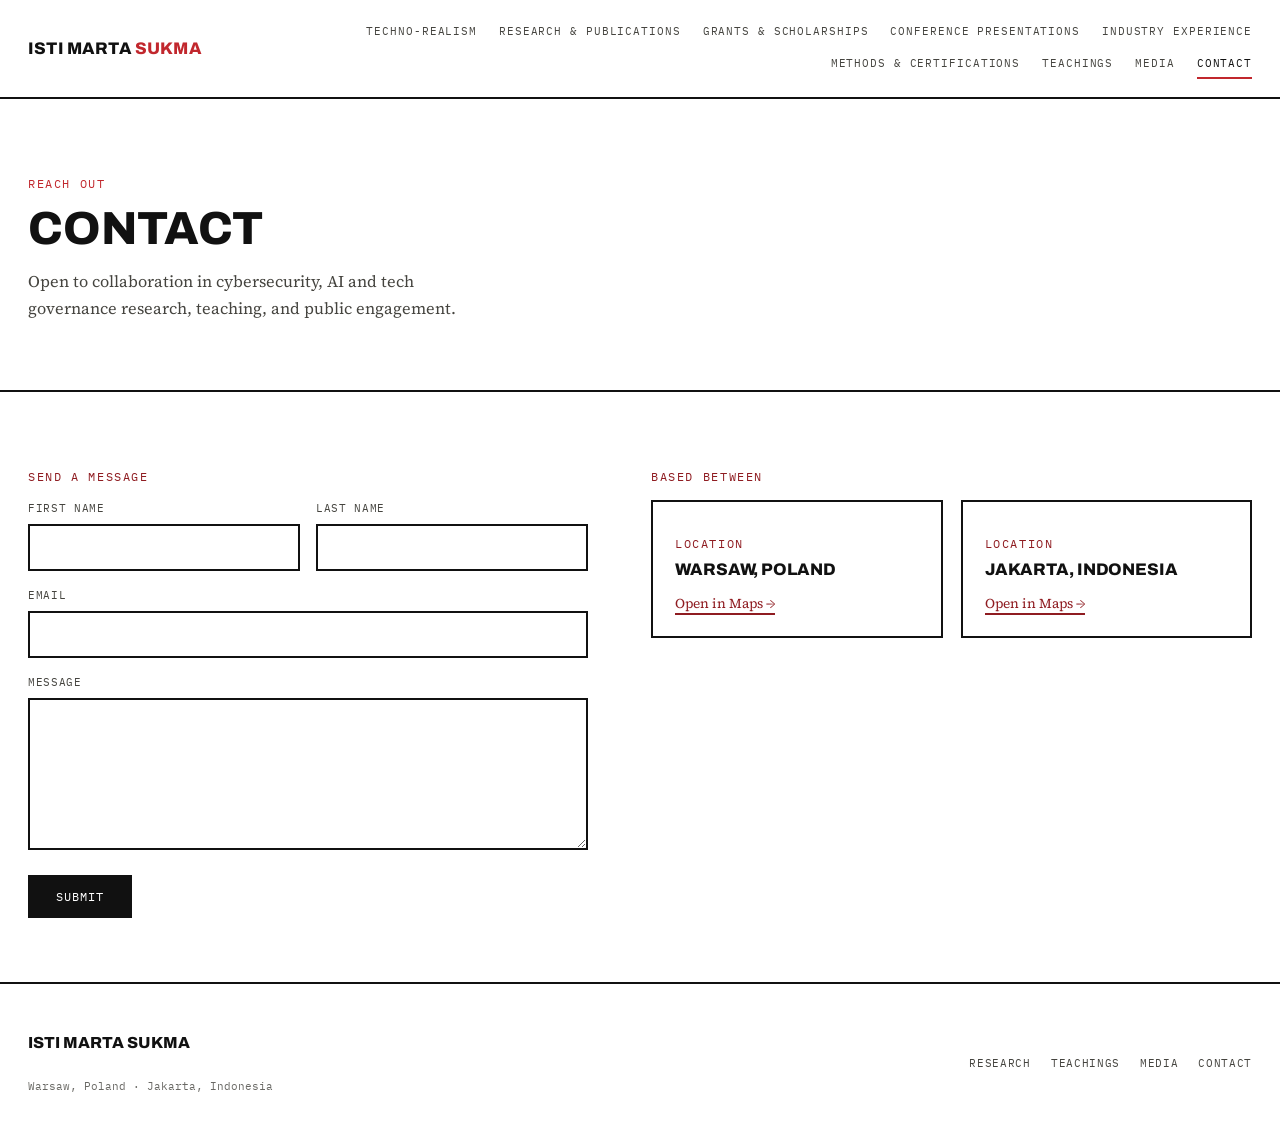
<file: contact.html>
<!DOCTYPE html>
<html lang="en">
<head>
<meta charset="UTF-8">
<meta name="viewport" content="width=device-width, initial-scale=1">
<title>Contact — Isti Marta Sukma</title>
<meta name="description" content="Get in touch with Isti Marta Sukma, based between Warsaw, Poland and Jakarta, Indonesia.">
<meta name="keywords" content="contact, get in touch, collaboration">
<meta name="robots" content="index, follow">
<meta name="author" content="Isti Marta Sukma">
<link rel="canonical" href="https://istimartasukma.com/contact.html">

<meta property="og:type" content="website">
<meta property="og:title" content="Contact — Isti Marta Sukma">
<meta property="og:description" content="Get in touch with Isti Marta Sukma, based between Warsaw, Poland and Jakarta, Indonesia.">
<meta property="og:url" content="https://istimartasukma.com/contact.html">
<meta property="og:site_name" content="Isti Marta Sukma">
<meta property="og:image" content="https://istimartasukmacom.wordpress.com/wp-content/uploads/2025/06/img_1697-edited.jpg">
<meta property="og:locale" content="en_US">

<meta name="twitter:card" content="summary_large_image">
<meta name="twitter:title" content="Contact — Isti Marta Sukma">
<meta name="twitter:description" content="Get in touch with Isti Marta Sukma, based between Warsaw, Poland and Jakarta, Indonesia.">
<meta name="twitter:image" content="https://istimartasukmacom.wordpress.com/wp-content/uploads/2025/06/img_1697-edited.jpg">
<link rel="stylesheet" href="assets/style.css">
</head>
<body>

<header class="site-header">
  <div class="header-inner">
    <a class="brand" href="index.html">Isti Marta <span>Sukma</span></a>
    <button class="nav-toggle" aria-expanded="false" aria-label="Toggle navigation">Menu</button>
    <nav class="main-nav">
      <a href="techno-realism.html">Techno-Realism</a>
      <a href="research.html">Research &amp; Publications</a>
      <a href="grants.html">Grants &amp; Scholarships</a>
      <a href="conferences.html">Conference Presentations</a>
      <a href="industry.html">Industry Experience</a>
      <a href="methods.html">Methods &amp; Certifications</a>
      <a href="teachings.html">Teachings</a>
      <a href="media.html">Media</a>
      <a href="contact.html">Contact</a>
    </nav>
  </div>
</header>

<section class="page-hero">
  <div class="wrap">
    <p class="eyebrow on-dark">Reach out</p>
    <h1>Contact</h1>
    <p class="dek">Open to collaboration in cybersecurity, AI and tech governance research, teaching, and public engagement.</p>
  </div>
</section>

<section>
  <div class="wrap">
    <div class="grid cols-2" style="align-items:start;">
      <div>
        <p class="eyebrow" style="margin-bottom:14px;">Send a message</p>
        <form class="contact-form" id="contact-form">
          <div class="row-2">
            <div>
              <label for="fname">First name</label>
              <input type="text" id="fname" name="fname" required>
            </div>
            <div>
              <label for="lname">Last name</label>
              <input type="text" id="lname" name="lname" required>
            </div>
          </div>
          <div>
            <label for="email">Email</label>
            <input type="email" id="email" name="email" required>
          </div>
          <div>
            <label for="message">Message</label>
            <textarea id="message" name="message" rows="6"></textarea>
          </div>
          <button type="submit">Submit</button>
          <p id="form-note" style="font-family:'JetBrains Mono', monospace; font-size:0.72rem; color:var(--text-dark-dim); display:none;">Thank you for your response. ✨</p>
        </form>
      </div>

      <div>
        <p class="eyebrow" style="margin-bottom:14px;">Based between</p>
        <div class="locations">
          <div class="location-card">
            <p class="eyebrow">Location</p>
            <h3 style="font-size:1.05rem; margin-bottom:8px;">Warsaw, Poland</h3>
            <a href="https://www.google.com/maps/search/?api=1&amp;query=52.2434271,21.0017975">Open in Maps →</a>
          </div>
          <div class="location-card">
            <p class="eyebrow">Location</p>
            <h3 style="font-size:1.05rem; margin-bottom:8px;">Jakarta, Indonesia</h3>
            <a href="https://www.google.com/maps/search/?api=1&amp;query=-6.2129222,106.8487229">Open in Maps →</a>
          </div>
        </div>
      </div>
    </div>
  </div>
</section>

<footer>
  <div class="wrap">
    <div>
      <div class="foot-brand">Isti Marta Sukma</div>
      <div class="foot-meta">Warsaw, Poland · Jakarta, Indonesia</div>
    </div>
    <nav class="foot-links">
      <a href="research.html">Research</a>
      <a href="teachings.html">Teachings</a>
      <a href="media.html">Media</a>
      <a href="contact.html">Contact</a>
    </nav>
  </div>
</footer>

<script src="assets/script.js"></script>
<script>
  // This form has no backend by default. Hook it up to a form service
  // (e.g. Formspree, Getform, Basin) by setting the form's action/method,
  // or replace this handler with a fetch() call to your endpoint.
  document.getElementById('contact-form').addEventListener('submit', function(e){
    e.preventDefault();
    document.getElementById('form-note').style.display = 'block';
    this.reset();
  });
</script>
</body>
</html>
</file>
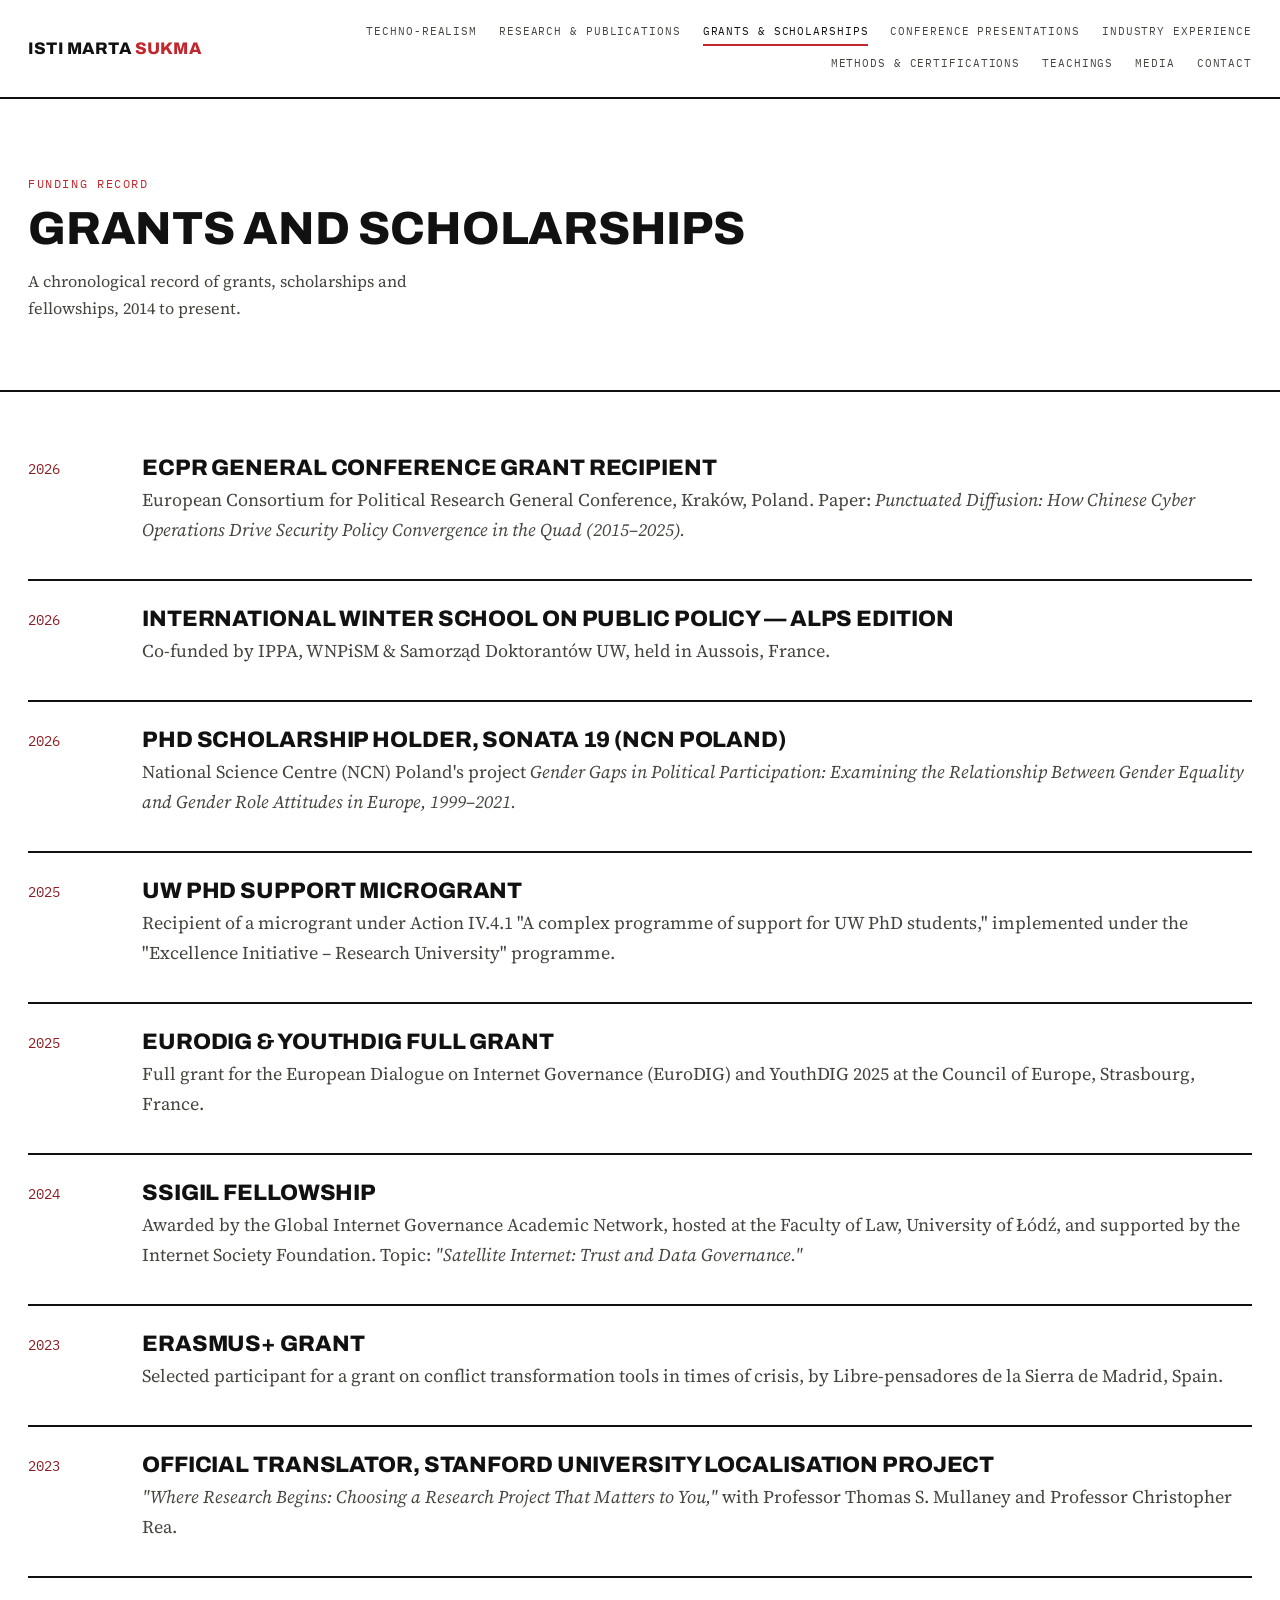
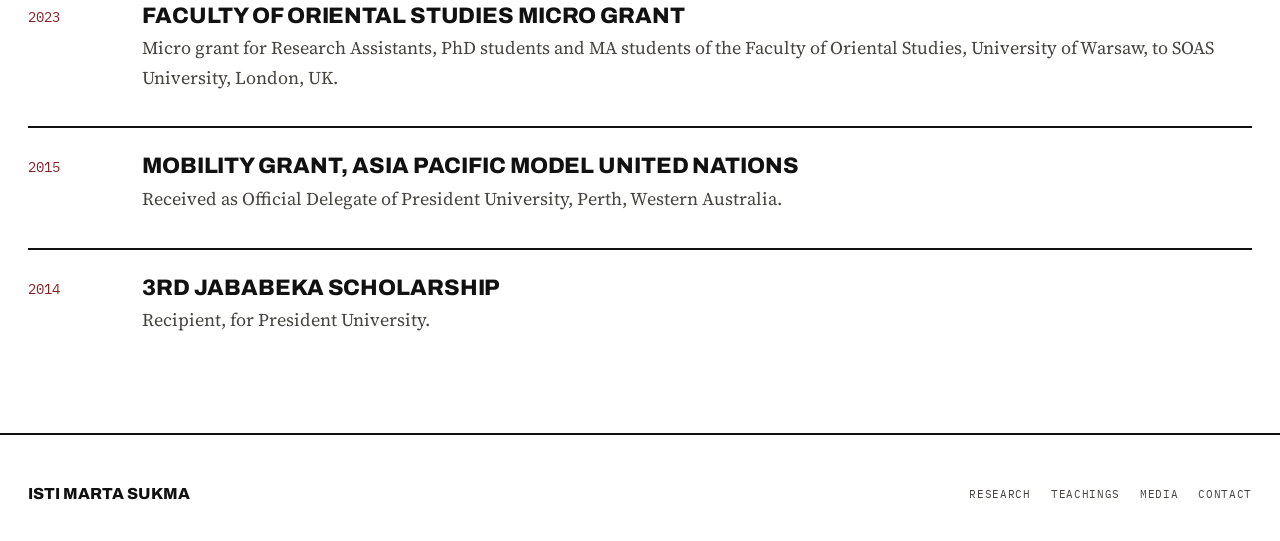
<file: grants.html>
<!DOCTYPE html>
<html lang="en">
<head>
<meta charset="UTF-8">
<meta name="viewport" content="width=device-width, initial-scale=1">
<title>Grants and Scholarships — Isti Marta Sukma</title>
<meta name="description" content="Grants, scholarships and fellowships awarded to Isti Marta Sukma, from ECPR and NCN Poland to SSIGIL and Stanford University.">
<meta name="keywords" content="grants, fellowships, scholarships, academic funding">
<meta name="robots" content="index, follow">
<meta name="author" content="Isti Marta Sukma">
<link rel="canonical" href="https://istimartasukma.com/grants.html">

<meta property="og:type" content="website">
<meta property="og:title" content="Grants and Scholarships — Isti Marta Sukma">
<meta property="og:description" content="Grants, scholarships and fellowships awarded to Isti Marta Sukma, from ECPR and NCN Poland to SSIGIL and Stanford University.">
<meta property="og:url" content="https://istimartasukma.com/grants.html">
<meta property="og:site_name" content="Isti Marta Sukma">
<meta property="og:image" content="https://istimartasukmacom.wordpress.com/wp-content/uploads/2025/06/img_1697-edited.jpg">
<meta property="og:locale" content="en_US">

<meta name="twitter:card" content="summary_large_image">
<meta name="twitter:title" content="Grants and Scholarships — Isti Marta Sukma">
<meta name="twitter:description" content="Grants, scholarships and fellowships awarded to Isti Marta Sukma, from ECPR and NCN Poland to SSIGIL and Stanford University.">
<meta name="twitter:image" content="https://istimartasukmacom.wordpress.com/wp-content/uploads/2025/06/img_1697-edited.jpg">
<link rel="stylesheet" href="assets/style.css">
</head>
<body>

<header class="site-header">
  <div class="header-inner">
    <a class="brand" href="index.html">Isti Marta <span>Sukma</span></a>
    <button class="nav-toggle" aria-expanded="false" aria-label="Toggle navigation">Menu</button>
    <nav class="main-nav">
      <a href="techno-realism.html">Techno-Realism</a>
      <a href="research.html">Research &amp; Publications</a>
      <a href="grants.html">Grants &amp; Scholarships</a>
      <a href="conferences.html">Conference Presentations</a>
      <a href="industry.html">Industry Experience</a>
      <a href="methods.html">Methods &amp; Certifications</a>
      <a href="teachings.html">Teachings</a>
      <a href="media.html">Media</a>
      <a href="contact.html">Contact</a>
    </nav>
  </div>
</header>

<section class="page-hero">
  <div class="wrap">
    <p class="eyebrow on-dark">Funding record</p>
    <h1>Grants and Scholarships</h1>
    <p class="dek">A chronological record of grants, scholarships and fellowships, 2014 to present.</p>
  </div>
</section>

<section>
  <div class="wrap">

    <div class="entry">
      <div class="year">2026</div>
      <div>
        <h3>ECPR General Conference grant recipient</h3>
        <p>European Consortium for Political Research General Conference, Kraków, Poland. Paper: <em>Punctuated Diffusion: How Chinese Cyber Operations Drive Security Policy Convergence in the Quad (2015–2025).</em></p>
      </div>
    </div>

    <div class="entry">
      <div class="year">2026</div>
      <div>
        <h3>International Winter School on Public Policy — Alps Edition</h3>
        <p>Co-funded by IPPA, WNPiSM &amp; Samorząd Doktorantów UW, held in Aussois, France.</p>
      </div>
    </div>

    <div class="entry">
      <div class="year">2026</div>
      <div>
        <h3>PhD Scholarship Holder, SONATA 19 (NCN Poland)</h3>
        <p>National Science Centre (NCN) Poland's project <em>Gender Gaps in Political Participation: Examining the Relationship Between Gender Equality and Gender Role Attitudes in Europe, 1999–2021.</em></p>
      </div>
    </div>

    <div class="entry">
      <div class="year">2025</div>
      <div>
        <h3>UW PhD Support Microgrant</h3>
        <p>Recipient of a microgrant under Action IV.4.1 "A complex programme of support for UW PhD students," implemented under the "Excellence Initiative – Research University" programme.</p>
      </div>
    </div>

    <div class="entry">
      <div class="year">2025</div>
      <div>
        <h3>EuroDIG &amp; YouthDIG full grant</h3>
        <p>Full grant for the European Dialogue on Internet Governance (EuroDIG) and YouthDIG 2025 at the Council of Europe, Strasbourg, France.</p>
      </div>
    </div>

    <div class="entry">
      <div class="year">2024</div>
      <div>
        <h3>SSIGIL Fellowship</h3>
        <p>Awarded by the Global Internet Governance Academic Network, hosted at the Faculty of Law, University of Łódź, and supported by the Internet Society Foundation. Topic: <em>"Satellite Internet: Trust and Data Governance."</em></p>
      </div>
    </div>

    <div class="entry">
      <div class="year">2023</div>
      <div>
        <h3>ERASMUS+ Grant</h3>
        <p>Selected participant for a grant on conflict transformation tools in times of crisis, by Libre-pensadores de la Sierra de Madrid, Spain.</p>
      </div>
    </div>

    <div class="entry">
      <div class="year">2023</div>
      <div>
        <h3>Official translator, Stanford University localisation project</h3>
        <p><em>"Where Research Begins: Choosing a Research Project That Matters to You,"</em> with Professor Thomas S. Mullaney and Professor Christopher Rea.</p>
      </div>
    </div>

    <div class="entry">
      <div class="year">2023</div>
      <div>
        <h3>Faculty of Oriental Studies Micro Grant</h3>
        <p>Micro grant for Research Assistants, PhD students and MA students of the Faculty of Oriental Studies, University of Warsaw, to SOAS University, London, UK.</p>
      </div>
    </div>

    <div class="entry">
      <div class="year">2015</div>
      <div>
        <h3>Mobility grant, Asia Pacific Model United Nations</h3>
        <p>Received as Official Delegate of President University, Perth, Western Australia.</p>
      </div>
    </div>

    <div class="entry">
      <div class="year">2014</div>
      <div>
        <h3>3rd Jababeka Scholarship</h3>
        <p>Recipient, for President University.</p>
      </div>
    </div>

  </div>
</section>

<footer>
  <div class="wrap">
    <div>
      <div class="foot-brand">Isti Marta Sukma</div>
    </div>
    <nav class="foot-links">
      <a href="research.html">Research</a>
      <a href="teachings.html">Teachings</a>
      <a href="media.html">Media</a>
      <a href="contact.html">Contact</a>
    </nav>
  </div>
</footer>

<script src="assets/script.js"></script>
</body>
</html>
</file>
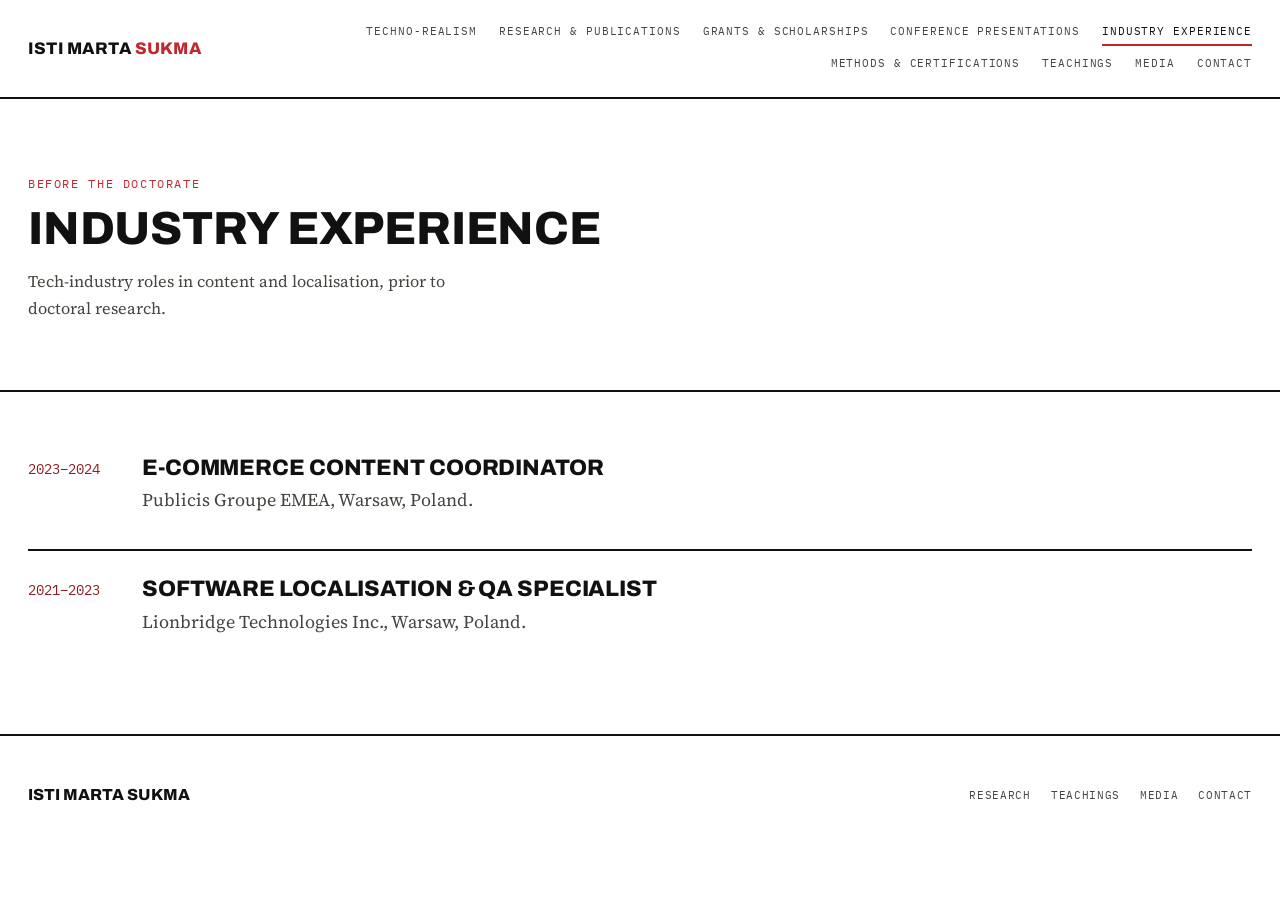
<file: industry.html>
<!DOCTYPE html>
<html lang="en">
<head>
<meta charset="UTF-8">
<meta name="viewport" content="width=device-width, initial-scale=1">
<title>Industry Experience — Isti Marta Sukma</title>
<meta name="description" content="Tech industry experience of Isti Marta Sukma, including e-commerce content and software localisation roles in Warsaw, Poland.">
<meta name="keywords" content="industry experience, digital governance, platform governance">
<meta name="robots" content="index, follow">
<meta name="author" content="Isti Marta Sukma">
<link rel="canonical" href="https://istimartasukma.com/industry.html">

<meta property="og:type" content="website">
<meta property="og:title" content="Industry Experience — Isti Marta Sukma">
<meta property="og:description" content="Tech industry experience of Isti Marta Sukma, including e-commerce content and software localisation roles in Warsaw, Poland.">
<meta property="og:url" content="https://istimartasukma.com/industry.html">
<meta property="og:site_name" content="Isti Marta Sukma">
<meta property="og:image" content="https://istimartasukmacom.wordpress.com/wp-content/uploads/2025/06/img_1697-edited.jpg">
<meta property="og:locale" content="en_US">

<meta name="twitter:card" content="summary_large_image">
<meta name="twitter:title" content="Industry Experience — Isti Marta Sukma">
<meta name="twitter:description" content="Tech industry experience of Isti Marta Sukma, including e-commerce content and software localisation roles in Warsaw, Poland.">
<meta name="twitter:image" content="https://istimartasukmacom.wordpress.com/wp-content/uploads/2025/06/img_1697-edited.jpg">
<link rel="stylesheet" href="assets/style.css">
</head>
<body>

<header class="site-header">
  <div class="header-inner">
    <a class="brand" href="index.html">Isti Marta <span>Sukma</span></a>
    <button class="nav-toggle" aria-expanded="false" aria-label="Toggle navigation">Menu</button>
    <nav class="main-nav">
      <a href="techno-realism.html">Techno-Realism</a>
      <a href="research.html">Research &amp; Publications</a>
      <a href="grants.html">Grants &amp; Scholarships</a>
      <a href="conferences.html">Conference Presentations</a>
      <a href="industry.html">Industry Experience</a>
      <a href="methods.html">Methods &amp; Certifications</a>
      <a href="teachings.html">Teachings</a>
      <a href="media.html">Media</a>
      <a href="contact.html">Contact</a>
    </nav>
  </div>
</header>

<section class="page-hero">
  <div class="wrap">
    <p class="eyebrow on-dark">Before the doctorate</p>
    <h1>Industry Experience</h1>
    <p class="dek">Tech-industry roles in content and localisation, prior to doctoral research.</p>
  </div>
</section>

<section>
  <div class="wrap">
    <div class="entry">
      <div class="year">2023–2024</div>
      <div>
        <h3>E-Commerce Content Coordinator</h3>
        <p>Publicis Groupe EMEA, Warsaw, Poland.</p>
      </div>
    </div>
    <div class="entry">
      <div class="year">2021–2023</div>
      <div>
        <h3>Software Localisation &amp; QA Specialist</h3>
        <p>Lionbridge Technologies Inc., Warsaw, Poland.</p>
      </div>
    </div>
  </div>
</section>

<footer>
  <div class="wrap">
    <div>
      <div class="foot-brand">Isti Marta Sukma</div>
    </div>
    <nav class="foot-links">
      <a href="research.html">Research</a>
      <a href="teachings.html">Teachings</a>
      <a href="media.html">Media</a>
      <a href="contact.html">Contact</a>
    </nav>
  </div>
</footer>

<script src="assets/script.js"></script>
</body>
</html>
</file>
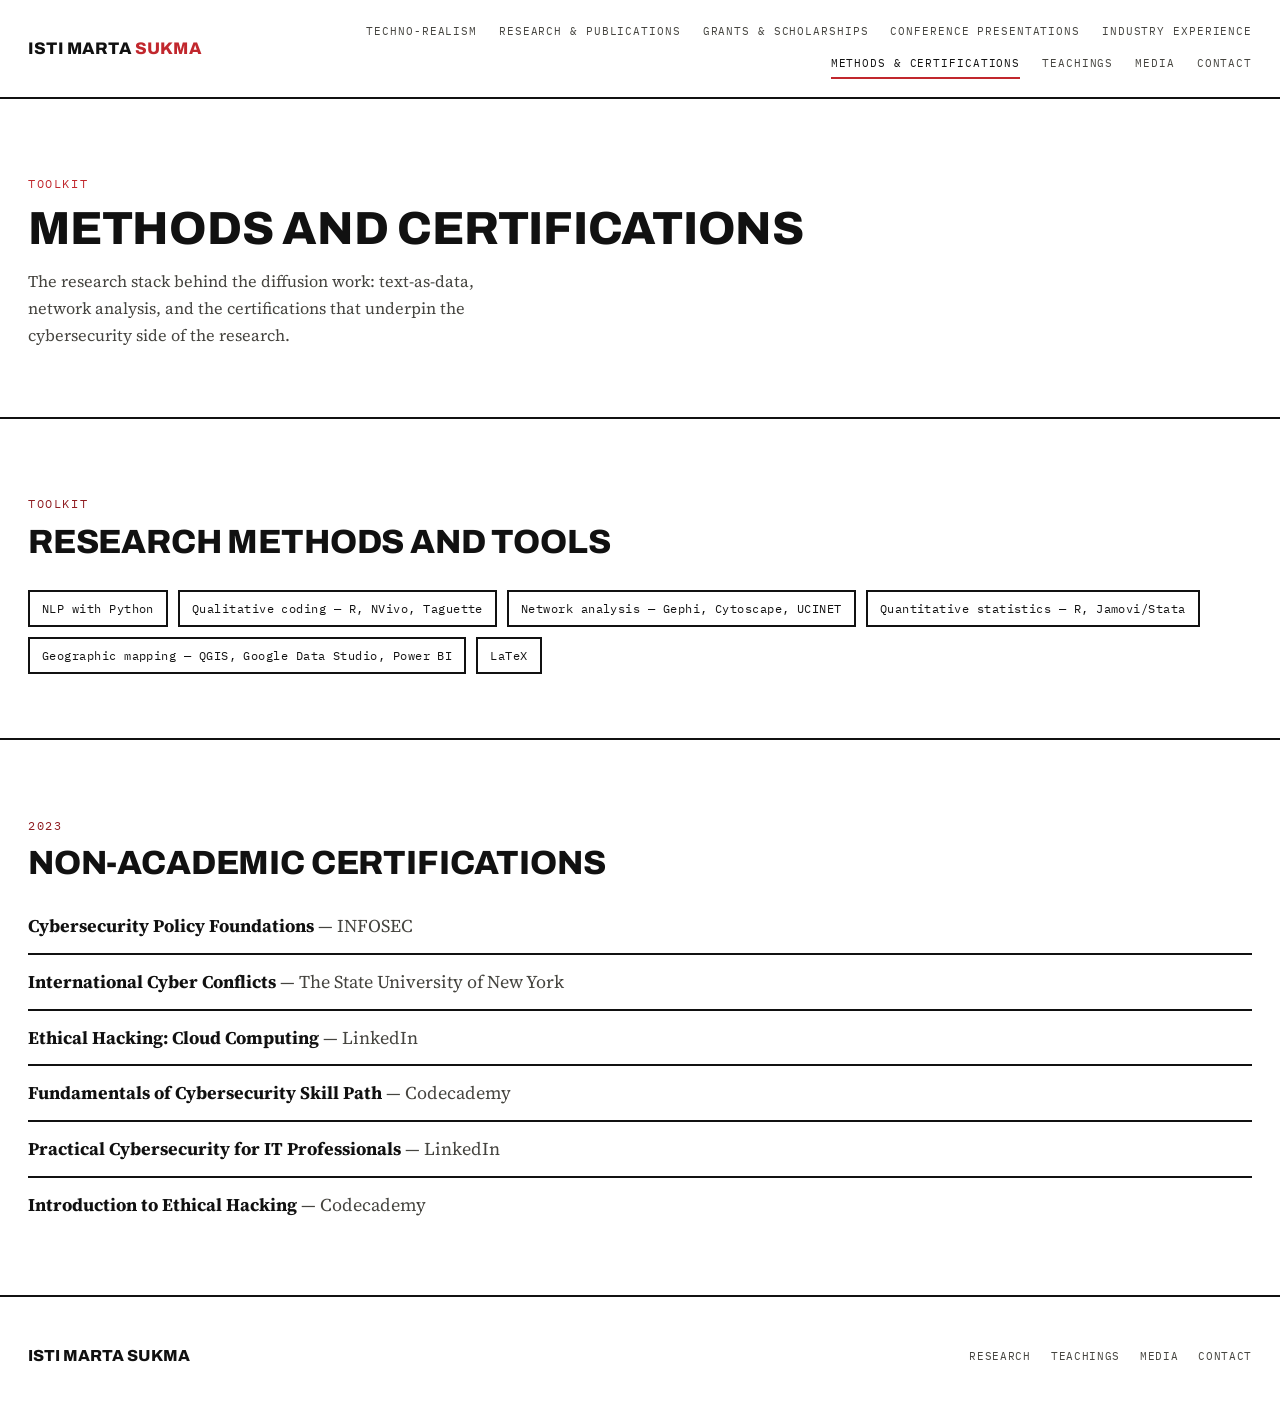
<file: methods.html>
<!DOCTYPE html>
<html lang="en">
<head>
<meta charset="UTF-8">
<meta name="viewport" content="width=device-width, initial-scale=1">
<title>Methods and Certifications — Isti Marta Sukma</title>
<meta name="description" content="Research methods, tools and non-academic certifications held by Isti Marta Sukma, from NLP with Python to cybersecurity foundations.">
<meta name="keywords" content="computational methods, NLP, network analysis, certifications">
<meta name="robots" content="index, follow">
<meta name="author" content="Isti Marta Sukma">
<link rel="canonical" href="https://istimartasukma.com/methods.html">

<meta property="og:type" content="website">
<meta property="og:title" content="Methods and Certifications — Isti Marta Sukma">
<meta property="og:description" content="Research methods, tools and non-academic certifications held by Isti Marta Sukma, from NLP with Python to cybersecurity foundations.">
<meta property="og:url" content="https://istimartasukma.com/methods.html">
<meta property="og:site_name" content="Isti Marta Sukma">
<meta property="og:image" content="https://istimartasukmacom.wordpress.com/wp-content/uploads/2025/06/img_1697-edited.jpg">
<meta property="og:locale" content="en_US">

<meta name="twitter:card" content="summary_large_image">
<meta name="twitter:title" content="Methods and Certifications — Isti Marta Sukma">
<meta name="twitter:description" content="Research methods, tools and non-academic certifications held by Isti Marta Sukma, from NLP with Python to cybersecurity foundations.">
<meta name="twitter:image" content="https://istimartasukmacom.wordpress.com/wp-content/uploads/2025/06/img_1697-edited.jpg">
<link rel="stylesheet" href="assets/style.css">
</head>
<body>

<header class="site-header">
  <div class="header-inner">
    <a class="brand" href="index.html">Isti Marta <span>Sukma</span></a>
    <button class="nav-toggle" aria-expanded="false" aria-label="Toggle navigation">Menu</button>
    <nav class="main-nav">
      <a href="techno-realism.html">Techno-Realism</a>
      <a href="research.html">Research &amp; Publications</a>
      <a href="grants.html">Grants &amp; Scholarships</a>
      <a href="conferences.html">Conference Presentations</a>
      <a href="industry.html">Industry Experience</a>
      <a href="methods.html">Methods &amp; Certifications</a>
      <a href="teachings.html">Teachings</a>
      <a href="media.html">Media</a>
      <a href="contact.html">Contact</a>
    </nav>
  </div>
</header>

<section class="page-hero">
  <div class="wrap">
    <p class="eyebrow on-dark">Toolkit</p>
    <h1>Methods and Certifications</h1>
    <p class="dek">The research stack behind the diffusion work: text-as-data, network analysis, and the certifications that underpin the cybersecurity side of the research.</p>
  </div>
</section>

<section>
  <div class="wrap">
    <div class="section-head">
      <div>
        <p class="eyebrow">Toolkit</p>
        <h2>Research methods and tools</h2>
      </div>
    </div>
    <div class="pill-row">
      <span class="pill">NLP with Python</span>
      <span class="pill">Qualitative coding — R, NVivo, Taguette</span>
      <span class="pill">Network analysis — Gephi, Cytoscape, UCINET</span>
      <span class="pill">Quantitative statistics — R, Jamovi/Stata</span>
      <span class="pill">Geographic mapping — QGIS, Google Data Studio, Power BI</span>
      <span class="pill">LaTeX</span>
    </div>
  </div>
</section>

<section>
  <div class="wrap">
    <div class="section-head">
      <div>
        <p class="eyebrow">2023</p>
        <h2>Non-academic certifications</h2>
      </div>
    </div>
    <ul class="plain">
      <li><strong>Cybersecurity Policy Foundations</strong> — INFOSEC</li>
      <li><strong>International Cyber Conflicts</strong> — The State University of New York</li>
      <li><strong>Ethical Hacking: Cloud Computing</strong> — LinkedIn</li>
      <li><strong>Fundamentals of Cybersecurity Skill Path</strong> — Codecademy</li>
      <li><strong>Practical Cybersecurity for IT Professionals</strong> — LinkedIn</li>
      <li><strong>Introduction to Ethical Hacking</strong> — Codecademy</li>
    </ul>
  </div>
</section>

<footer>
  <div class="wrap">
    <div>
      <div class="foot-brand">Isti Marta Sukma</div>
    </div>
    <nav class="foot-links">
      <a href="research.html">Research</a>
      <a href="teachings.html">Teachings</a>
      <a href="media.html">Media</a>
      <a href="contact.html">Contact</a>
    </nav>
  </div>
</footer>

<script src="assets/script.js"></script>
</body>
</html>
</file>
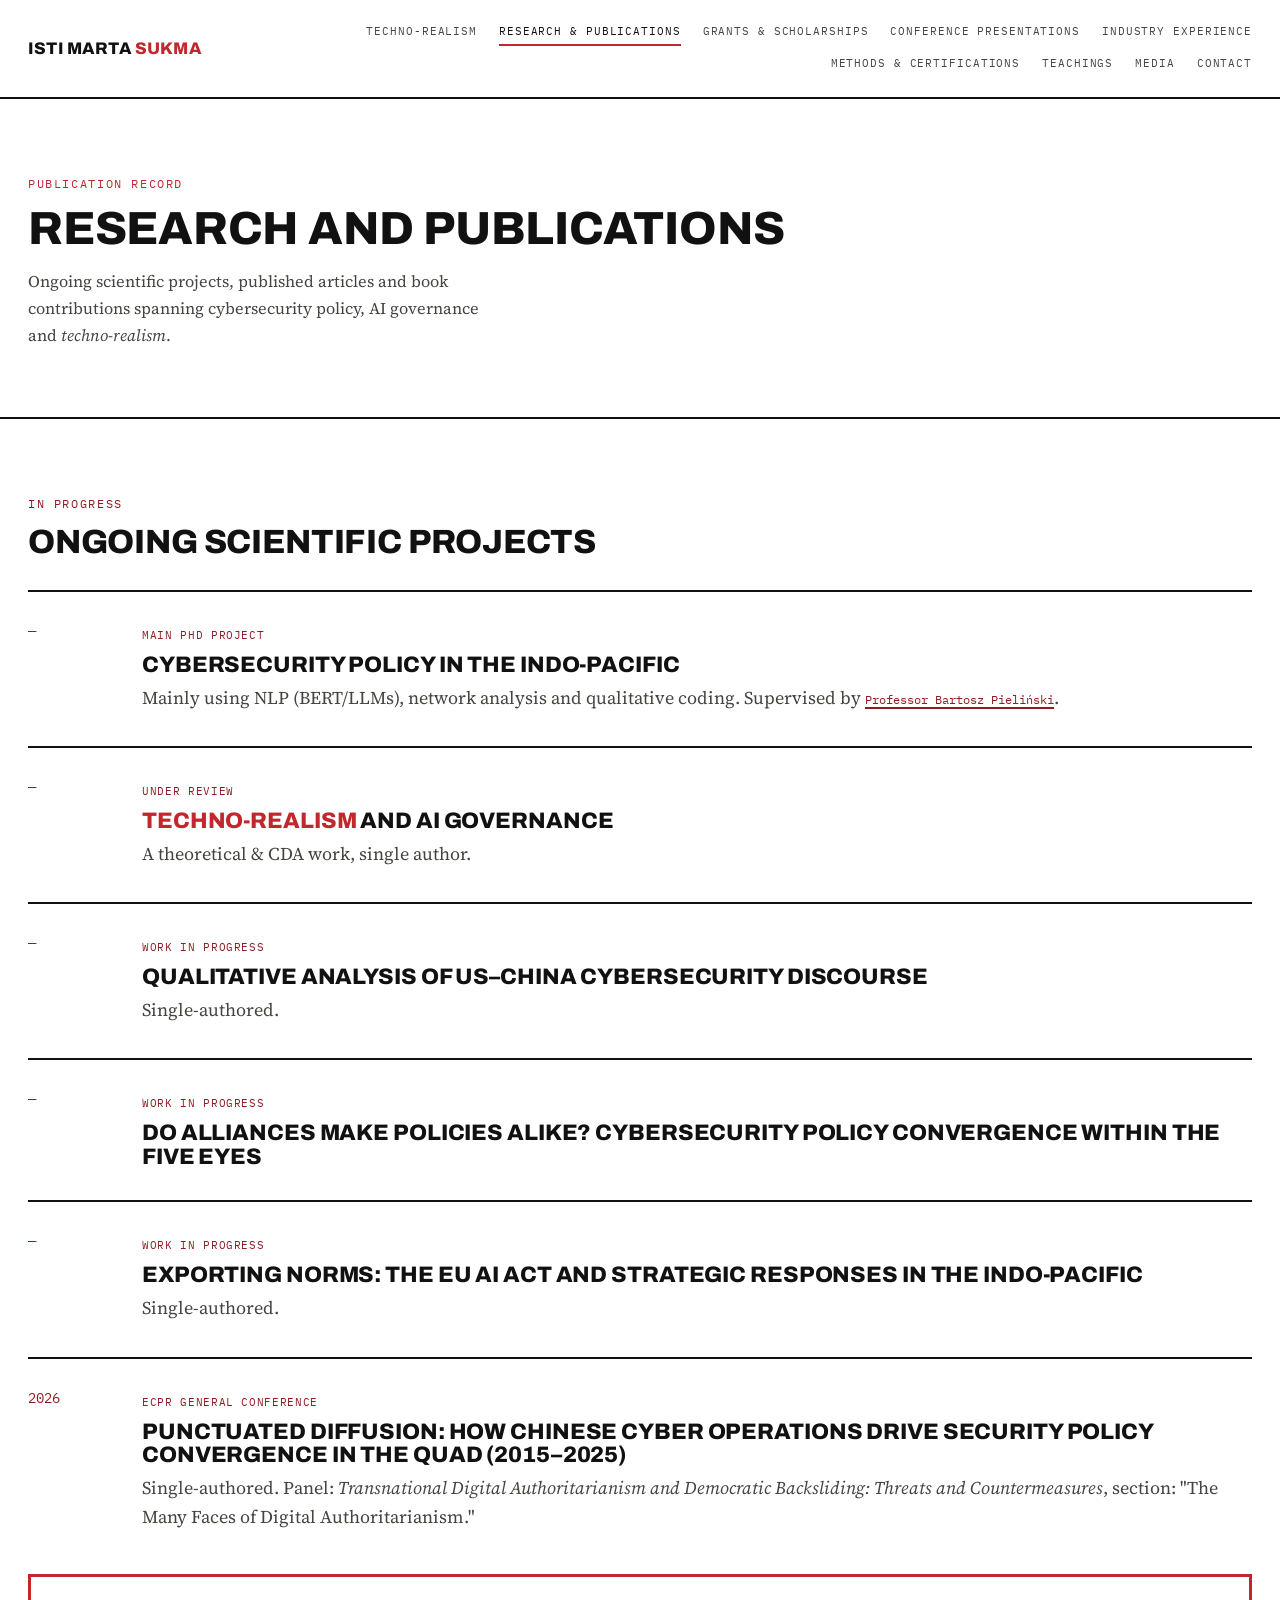
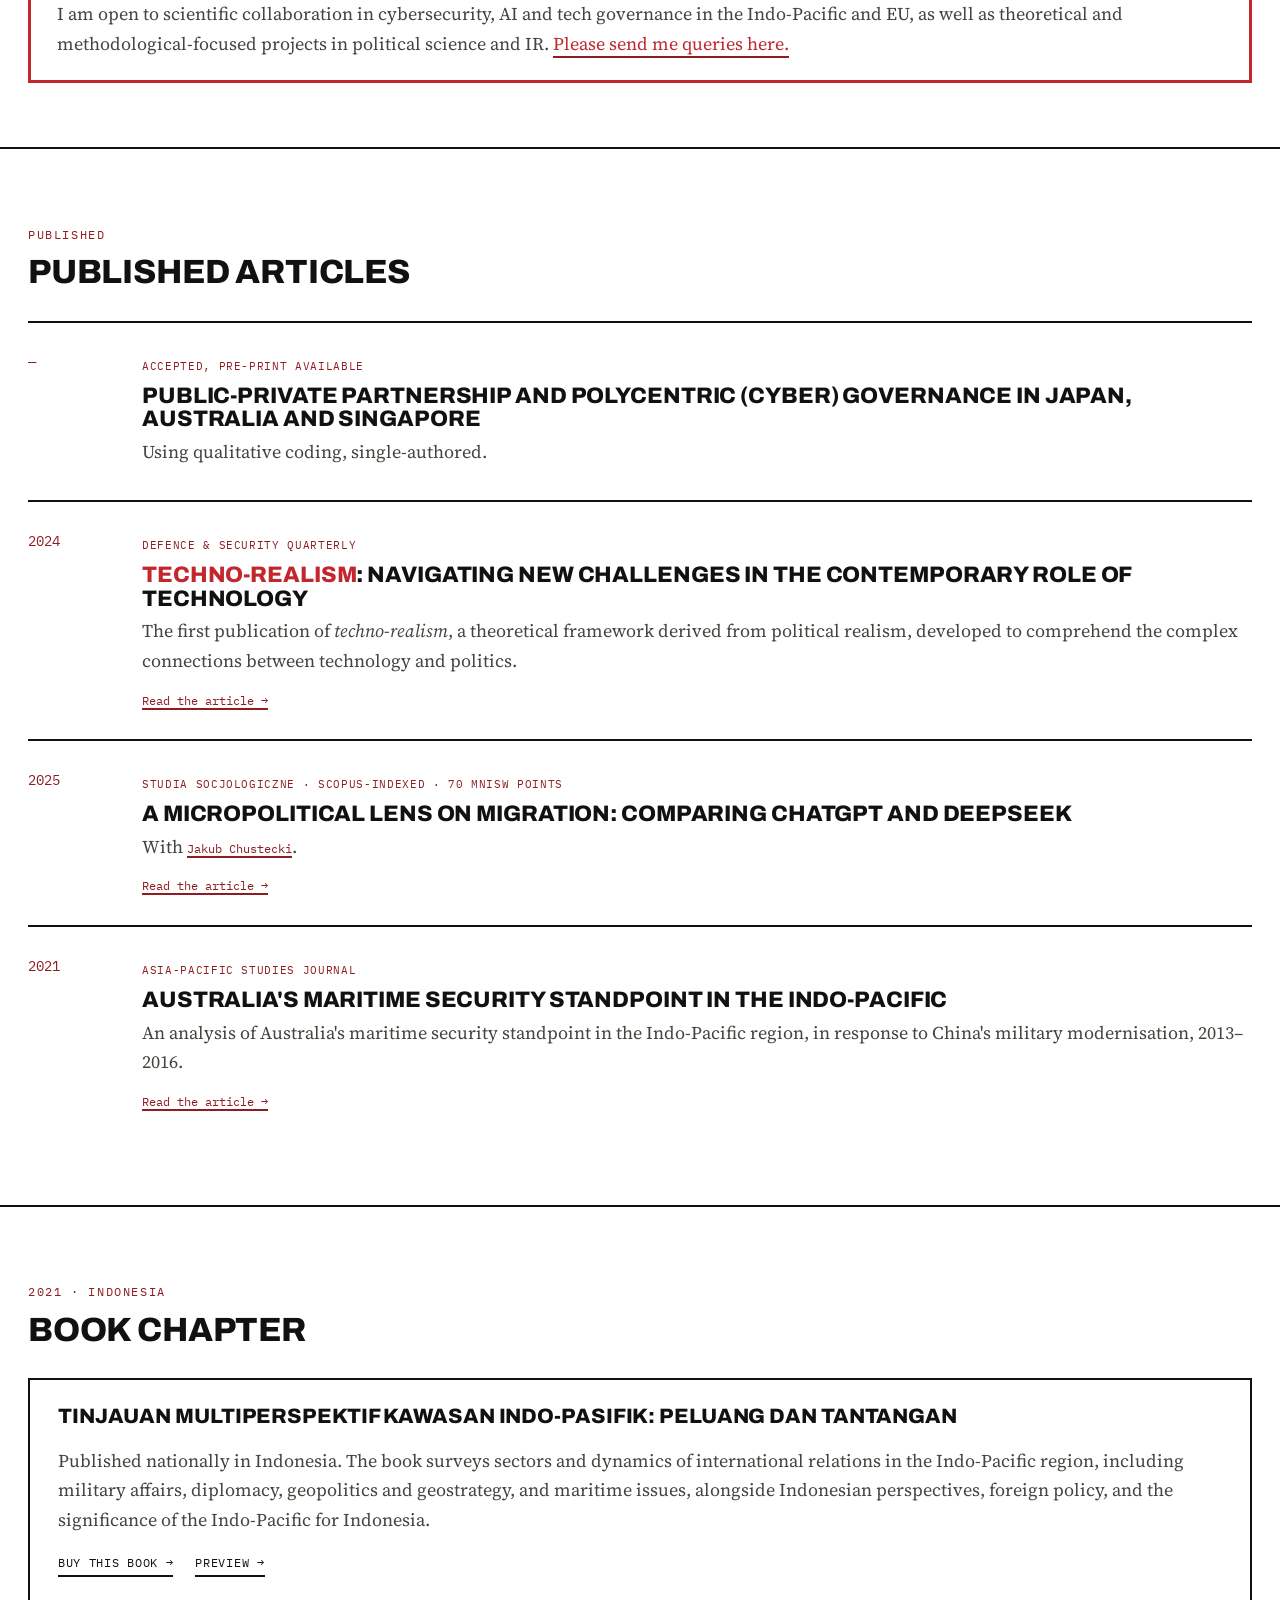
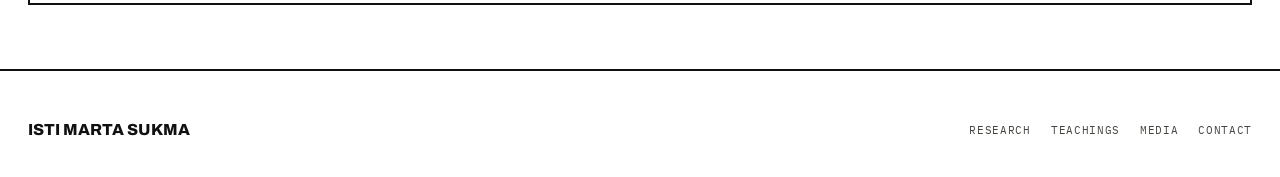
<file: research.html>
<!DOCTYPE html>
<html lang="en">
<head>
<meta charset="UTF-8">
<meta name="viewport" content="width=device-width, initial-scale=1">
<title>Research and Publications — Isti Marta Sukma</title>
<meta name="description" content="Ongoing projects, published articles and a book chapter by Isti Marta Sukma on cybersecurity policy, techno-realism and the Indo-Pacific.">
<meta name="keywords" content="cybersecurity research, AI governance research, policy diffusion, publications">
<meta name="robots" content="index, follow">
<meta name="author" content="Isti Marta Sukma">
<link rel="canonical" href="https://istimartasukma.com/research.html">

<meta property="og:type" content="website">
<meta property="og:title" content="Research and Publications — Isti Marta Sukma">
<meta property="og:description" content="Ongoing projects, published articles and a book chapter by Isti Marta Sukma on cybersecurity policy, techno-realism and the Indo-Pacific.">
<meta property="og:url" content="https://istimartasukma.com/research.html">
<meta property="og:site_name" content="Isti Marta Sukma">
<meta property="og:image" content="https://istimartasukmacom.wordpress.com/wp-content/uploads/2025/06/img_1697-edited.jpg">
<meta property="og:locale" content="en_US">

<meta name="twitter:card" content="summary_large_image">
<meta name="twitter:title" content="Research and Publications — Isti Marta Sukma">
<meta name="twitter:description" content="Ongoing projects, published articles and a book chapter by Isti Marta Sukma on cybersecurity policy, techno-realism and the Indo-Pacific.">
<meta name="twitter:image" content="https://istimartasukmacom.wordpress.com/wp-content/uploads/2025/06/img_1697-edited.jpg">
<link rel="stylesheet" href="assets/style.css">
</head>
<body>

<header class="site-header">
  <div class="header-inner">
    <a class="brand" href="index.html">Isti Marta <span>Sukma</span></a>
    <button class="nav-toggle" aria-expanded="false" aria-label="Toggle navigation">Menu</button>
    <nav class="main-nav">
      <a href="techno-realism.html">Techno-Realism</a>
      <a href="research.html">Research &amp; Publications</a>
      <a href="grants.html">Grants &amp; Scholarships</a>
      <a href="conferences.html">Conference Presentations</a>
      <a href="industry.html">Industry Experience</a>
      <a href="methods.html">Methods &amp; Certifications</a>
      <a href="teachings.html">Teachings</a>
      <a href="media.html">Media</a>
      <a href="contact.html">Contact</a>
    </nav>
  </div>
</header>

<section class="page-hero">
  <div class="wrap">
    <p class="eyebrow on-dark">Publication record</p>
    <h1>Research and Publications</h1>
    <p class="dek">Ongoing scientific projects, published articles and book contributions spanning cybersecurity policy, AI governance and <em>techno-realism</em>.</p>
  </div>
</section>

<section>
  <div class="wrap">
    <div class="section-head">
      <div>
        <p class="eyebrow">In progress</p>
        <h2>Ongoing scientific projects</h2>
      </div>
    </div>

    <div class="entry">
      <div class="year">—</div>
      <div>
        <span class="tag">Main PhD project</span>
        <h3>Cybersecurity Policy in the Indo-Pacific</h3>
        <p>Mainly using NLP (BERT/LLMs), network analysis and qualitative coding. Supervised by <a class="src" href="https://wnpism.uw.edu.pl/pracownicy/pielinski-bartosz/">Professor Bartosz Pieliński</a>.</p>
      </div>
    </div>



    <div class="entry">
      <div class="year">—</div>
      <div>
        <span class="tag">Under review</span>
        <h3><em>Techno-realism</em> and AI governance</h3>
        <p>A theoretical &amp; CDA work, single author.</p>
      </div>
    </div>

    <div class="entry">
      <div class="year">—</div>
      <div>
        <span class="tag">Work in progress</span>
        <h3>Qualitative analysis of US–China cybersecurity discourse</h3>
        <p>Single-authored.</p>
      </div>
    </div>

    <div class="entry">
      <div class="year">—</div>
      <div>
        <span class="tag">Work in progress</span>
        <h3>Do Alliances Make Policies Alike? Cybersecurity Policy Convergence Within the Five Eyes</h3>
      </div>
    </div>

    <div class="entry">
      <div class="year">—</div>
      <div>
        <span class="tag">Work in progress</span>
        <h3>Exporting Norms: The EU AI Act and Strategic Responses in the Indo-Pacific</h3>
        <p>Single-authored.</p>
      </div>
    </div>

    <div class="entry">
      <div class="year">2026</div>
      <div>
        <span class="tag">ECPR General Conference</span>
        <h3>Punctuated Diffusion: How Chinese Cyber Operations Drive Security Policy Convergence in the Quad (2015–2025)</h3>
        <p>Single-authored. Panel: <em>Transnational Digital Authoritarianism and Democratic Backsliding: Threats and Countermeasures</em>, section: "The Many Faces of Digital Authoritarianism."</p>
      </div>
    </div>

    <div class="callout" style="margin-top:8px;">
      <p>I am open to scientific collaboration in cybersecurity, AI and tech governance in the Indo-Pacific and EU, as well as theoretical and methodological-focused projects in political science and IR. <a href="contact.html">Please send me queries here.</a></p>
    </div>
  </div>
</section>

<section>
  <div class="wrap">
    <div class="section-head">
      <div>
        <p class="eyebrow">Published</p>
        <h2>Published articles</h2>
      </div>
    </div>

    <div class="entry">
      <div class="year">—</div>
      <div>
        <span class="tag">Accepted, pre-print available</span>
        <h3>Public-Private Partnership and Polycentric (cyber) Governance in Japan, Australia and Singapore</h3>
        <p>Using qualitative coding, single-authored.</p>
      </div>
    </div>

    <div class="entry">
      <div class="year">2024</div>
      <div>
        <span class="tag">Defence &amp; Security Quarterly</span>
        <h3><em>Techno-Realism</em>: Navigating New Challenges in the Contemporary Role of Technology</h3>
        <p>The first publication of <em>techno-realism</em>, a theoretical framework derived from political realism, developed to comprehend the complex connections between technology and politics.</p>
        <a class="src" href="https://securityanddefence.pl/Techno-Realism-Navigating-New-Challenges-in-the-Contemporary-Role-of-Technology-in,188303,0,2.html">Read the article →</a>
      </div>
    </div>

    <div class="entry">
      <div class="year">2025</div>
      <div>
        <span class="tag">Studia Socjologiczne · Scopus-indexed · 70 MNiSW points</span>
        <h3>A Micropolitical Lens on Migration: Comparing ChatGPT and DeepSeek</h3>
        <p>With <a class="src" href="https://scholar.google.com/citations?user=PXZJ5B4AAAAJ&amp;hl=pl">Jakub Chustecki</a>.</p>
        <a class="src" href="https://journals.pan.pl/dlibra/publication/157351/edition/137638/content">Read the article →</a>
      </div>
    </div>

    <div class="entry">
      <div class="year">2021</div>
      <div>
        <span class="tag">Asia-Pacific Studies Journal</span>
        <h3>Australia's Maritime Security Standpoint in the Indo-Pacific</h3>
        <p>An analysis of Australia's maritime security standpoint in the Indo-Pacific region, in response to China's military modernisation, 2013–2016.</p>
        <a class="src" href="https://doaj.org/article/dfe334d4f374478caedc83cdba48ff59">Read the article →</a>
      </div>
    </div>
  </div>
</section>

<section>
  <div class="wrap">
    <div class="section-head">
      <div>
        <p class="eyebrow">2021 · Indonesia</p>
        <h2>Book chapter</h2>
      </div>
    </div>
    <div class="card">
      <h3 style="margin-bottom:8px;">Tinjauan Multiperspektif Kawasan Indo-Pasifik: Peluang dan Tantangan</h3>
      <p style="color:var(--text-dark-dim);">Published nationally in Indonesia. The book surveys sectors and dynamics of international relations in the Indo-Pacific region, including military affairs, diplomacy, geopolitics and geostrategy, and maritime issues, alongside Indonesian perspectives, foreign policy, and the significance of the Indo-Pacific for Indonesia.</p>
      <div class="hero-links" style="margin-top:16px;">
        <a href="http://grahailmu.id/graha-ilmu/produk/tinjauan-multiperspektif-kawasan-indo-pasifik-peluang-dan-tantangan/" style="color:var(--teal-dim); border-color:var(--teal-dim);">Buy this book →</a>
        <a href="https://repository.paramadina.ac.id/902/1/Emil%20Radhiansyah-Kawasan%20Indo-Pasifik-dikompresi.pdf" style="color:var(--teal-dim); border-color:var(--teal-dim);">Preview →</a>
      </div>
    </div>
  </div>
</section>

<footer>
  <div class="wrap">
    <div>
      <div class="foot-brand">Isti Marta Sukma</div>
    </div>
    <nav class="foot-links">
      <a href="research.html">Research</a>
      <a href="teachings.html">Teachings</a>
      <a href="media.html">Media</a>
      <a href="contact.html">Contact</a>
    </nav>
  </div>
</footer>

<script src="assets/script.js"></script>
</body>
</html>
</file>
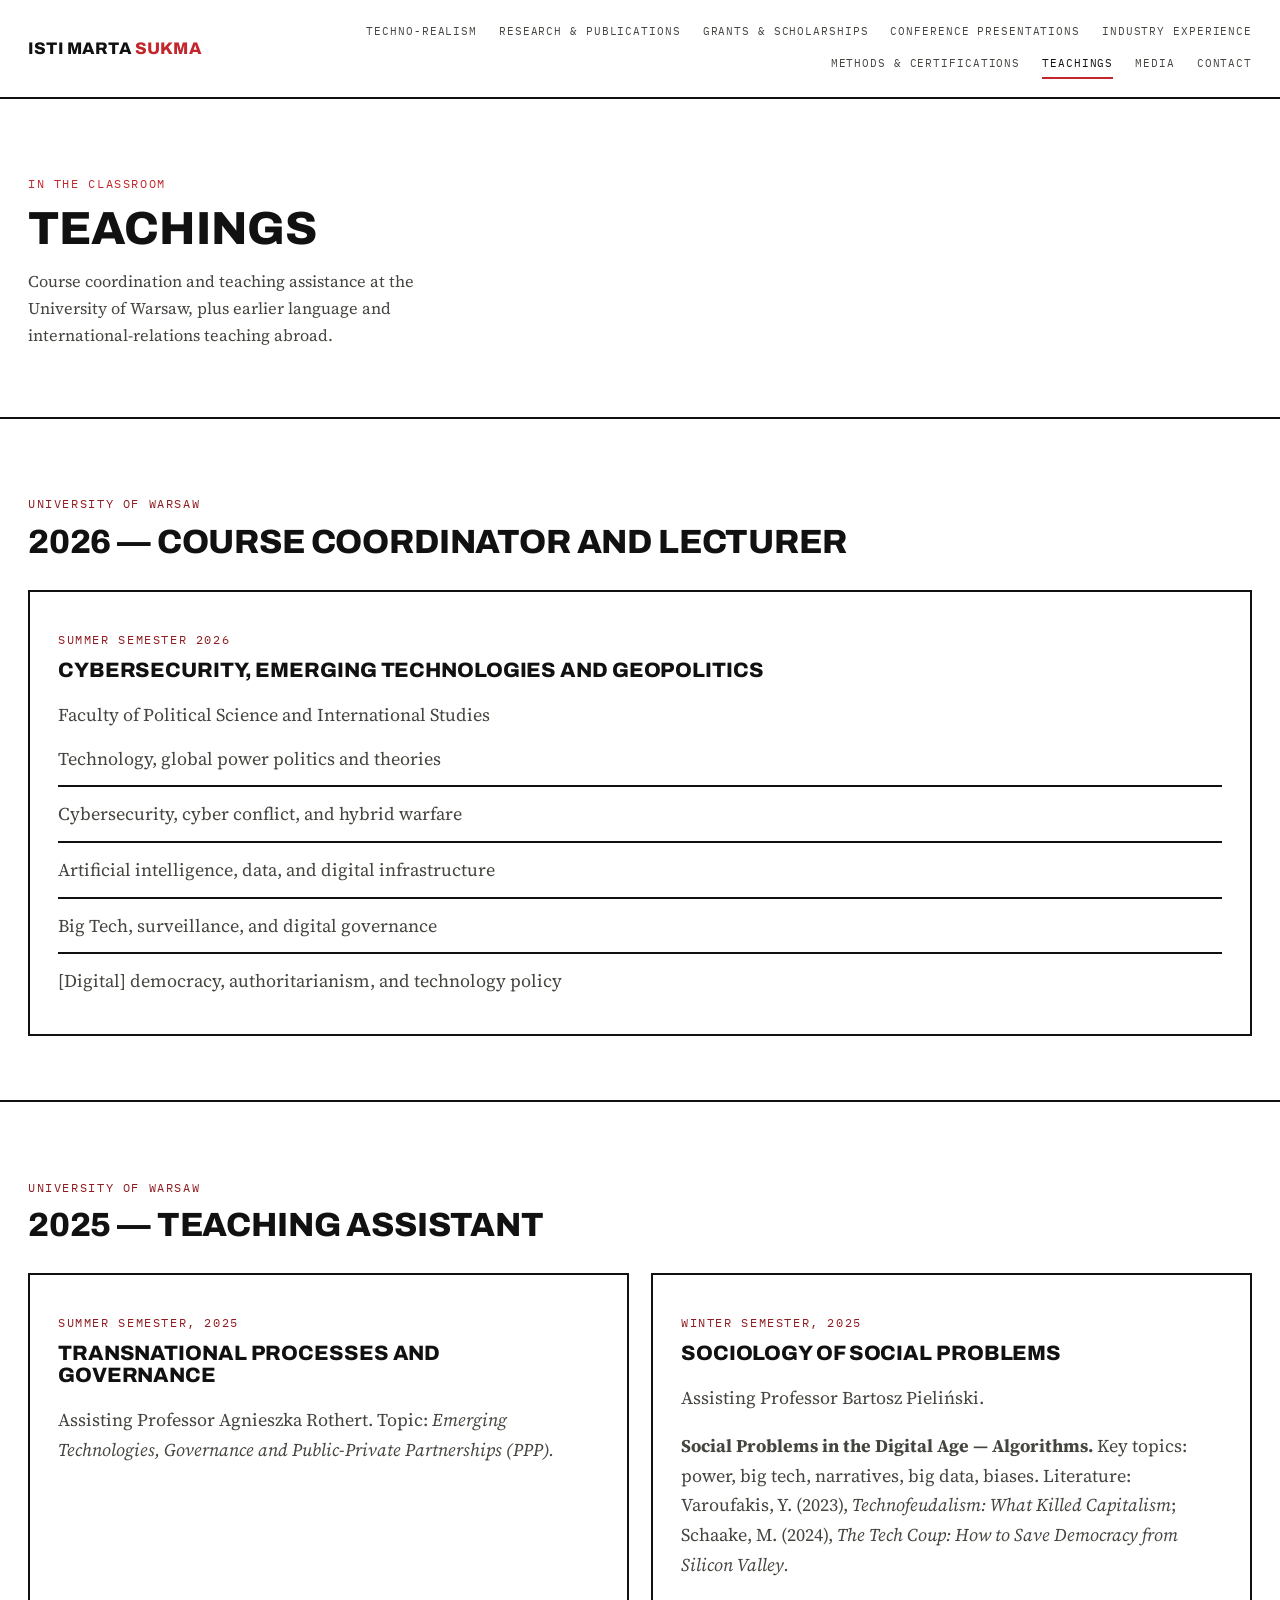
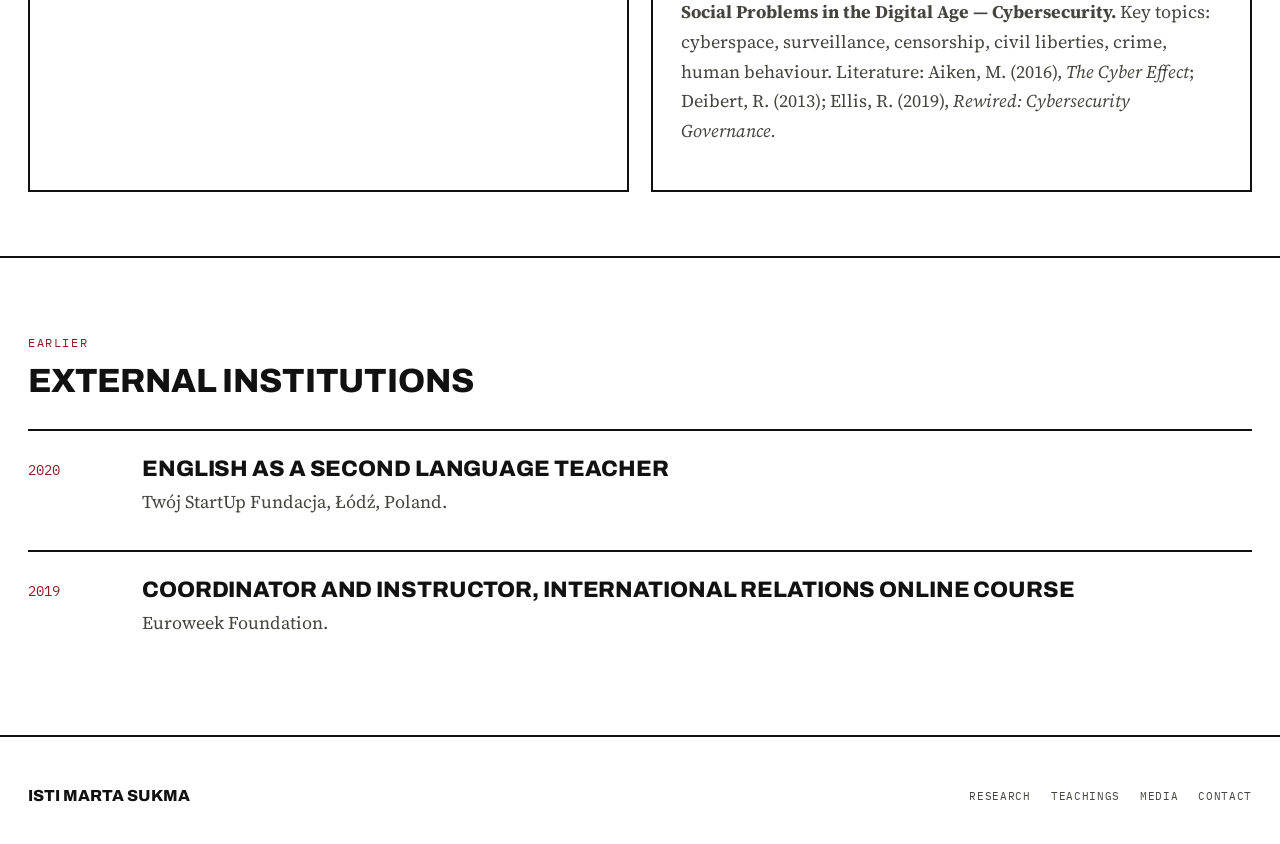
<file: teachings.html>
<!DOCTYPE html>
<html lang="en">
<head>
<meta charset="UTF-8">
<meta name="viewport" content="width=device-width, initial-scale=1">
<title>Teachings — Isti Marta Sukma</title>
<meta name="description" content="Teaching experience of Isti Marta Sukma at the University of Warsaw and beyond, covering cybersecurity, emerging technologies and digital governance.">
<meta name="keywords" content="teaching experience, university of warsaw lecturer, course coordinator">
<meta name="robots" content="index, follow">
<meta name="author" content="Isti Marta Sukma">
<link rel="canonical" href="https://istimartasukma.com/teachings.html">

<meta property="og:type" content="website">
<meta property="og:title" content="Teachings — Isti Marta Sukma">
<meta property="og:description" content="Teaching experience of Isti Marta Sukma at the University of Warsaw and beyond, covering cybersecurity, emerging technologies and digital governance.">
<meta property="og:url" content="https://istimartasukma.com/teachings.html">
<meta property="og:site_name" content="Isti Marta Sukma">
<meta property="og:image" content="https://istimartasukmacom.wordpress.com/wp-content/uploads/2025/06/img_1697-edited.jpg">
<meta property="og:locale" content="en_US">

<meta name="twitter:card" content="summary_large_image">
<meta name="twitter:title" content="Teachings — Isti Marta Sukma">
<meta name="twitter:description" content="Teaching experience of Isti Marta Sukma at the University of Warsaw and beyond, covering cybersecurity, emerging technologies and digital governance.">
<meta name="twitter:image" content="https://istimartasukmacom.wordpress.com/wp-content/uploads/2025/06/img_1697-edited.jpg">
<link rel="stylesheet" href="assets/style.css">
</head>
<body>

<header class="site-header">
  <div class="header-inner">
    <a class="brand" href="index.html">Isti Marta <span>Sukma</span></a>
    <button class="nav-toggle" aria-expanded="false" aria-label="Toggle navigation">Menu</button>
    <nav class="main-nav">
      <a href="techno-realism.html">Techno-Realism</a>
      <a href="research.html">Research &amp; Publications</a>
      <a href="grants.html">Grants &amp; Scholarships</a>
      <a href="conferences.html">Conference Presentations</a>
      <a href="industry.html">Industry Experience</a>
      <a href="methods.html">Methods &amp; Certifications</a>
      <a href="teachings.html">Teachings</a>
      <a href="media.html">Media</a>
      <a href="contact.html">Contact</a>
    </nav>
  </div>
</header>

<section class="page-hero">
  <div class="wrap">
    <p class="eyebrow on-dark">In the classroom</p>
    <h1>Teachings</h1>
    <p class="dek">Course coordination and teaching assistance at the University of Warsaw, plus earlier language and international-relations teaching abroad.</p>
  </div>
</section>

<section>
  <div class="wrap">
    <div class="section-head">
      <div>
        <p class="eyebrow">University of Warsaw</p>
        <h2>2026 — Course Coordinator and Lecturer</h2>
      </div>
    </div>
    <div class="card">
      <p class="eyebrow">Summer semester 2026</p>
      <h3 style="margin:6px 0 4px;">Cybersecurity, Emerging Technologies and Geopolitics</h3>
      <p style="color:var(--text-dark-dim); margin-bottom:14px;">Faculty of Political Science and International Studies</p>
      <ul class="plain">
        <li>Technology, global power politics and theories</li>
        <li>Cybersecurity, cyber conflict, and hybrid warfare</li>
        <li>Artificial intelligence, data, and digital infrastructure</li>
        <li>Big Tech, surveillance, and digital governance</li>
        <li>[Digital] democracy, authoritarianism, and technology policy</li>
      </ul>
    </div>
  </div>
</section>

<section>
  <div class="wrap">
    <div class="section-head">
      <div>
        <p class="eyebrow">University of Warsaw</p>
        <h2>2025 — Teaching Assistant</h2>
      </div>
    </div>
    <div class="grid cols-2">
      <div class="card">
        <p class="eyebrow">Summer semester, 2025</p>
        <h3 style="margin:6px 0 4px;">Transnational Processes and Governance</h3>
        <p style="color:var(--text-dark-dim);">Assisting Professor Agnieszka Rothert. Topic: <em>Emerging Technologies, Governance and Public-Private Partnerships (PPP).</em></p>
      </div>
      <div class="card">
        <p class="eyebrow">Winter semester, 2025</p>
        <h3 style="margin:6px 0 4px;">Sociology of Social Problems</h3>
        <p style="color:var(--text-dark-dim);">Assisting Professor Bartosz Pieliński.</p>
        <p style="color:var(--text-dark-dim); margin-top:10px;"><strong>Social Problems in the Digital Age — Algorithms.</strong> Key topics: power, big tech, narratives, big data, biases. Literature: Varoufakis, Y. (2023), <em>Technofeudalism: What Killed Capitalism</em>; Schaake, M. (2024), <em>The Tech Coup: How to Save Democracy from Silicon Valley.</em></p>
        <p style="color:var(--text-dark-dim); margin-top:10px;"><strong>Social Problems in the Digital Age — Cybersecurity.</strong> Key topics: cyberspace, surveillance, censorship, civil liberties, crime, human behaviour. Literature: Aiken, M. (2016), <em>The Cyber Effect</em>; Deibert, R. (2013); Ellis, R. (2019), <em>Rewired: Cybersecurity Governance.</em></p>
      </div>
    </div>
  </div>
</section>

<section>
  <div class="wrap">
    <div class="section-head">
      <div>
        <p class="eyebrow">Earlier</p>
        <h2>External institutions</h2>
      </div>
    </div>
    <div class="entry">
      <div class="year">2020</div>
      <div>
        <h3>English as a Second Language Teacher</h3>
        <p>Twój StartUp Fundacja, Łódź, Poland.</p>
      </div>
    </div>
    <div class="entry">
      <div class="year">2019</div>
      <div>
        <h3>Coordinator and Instructor, International Relations Online Course</h3>
        <p>Euroweek Foundation.</p>
      </div>
    </div>
  </div>
</section>

<footer>
  <div class="wrap">
    <div>
      <div class="foot-brand">Isti Marta Sukma</div>
    </div>
    <nav class="foot-links">
      <a href="research.html">Research</a>
      <a href="teachings.html">Teachings</a>
      <a href="media.html">Media</a>
      <a href="contact.html">Contact</a>
    </nav>
  </div>
</footer>

<script src="assets/script.js"></script>
</body>
</html>
</file>
<file: assets/style.css>
/* ==========================================================================
   Isti Marta Sukma — personal site
   Design: radical-press retro. Flat white ground, black rules, bold
   condensed display type, single red accent. No rounded corners, no shadows.
   ========================================================================== */

@import url('https://fonts.googleapis.com/css2?family=Archivo:wght@700;800;900&family=Source+Serif+4:wght@400;500;600&family=IBM+Plex+Mono:wght@400;500&display=swap');

:root{
  --ink: #111111;
  --paper: #ffffff;
  --paper-raised: #ffffff;
  --text-dark: #111111;
  --text-dark-dim: #45443f;
  --maroon: #c1272d;
  --maroon-dim: #8f1c21;
  --brass: #b5551f;
  --rule: #111111;
  --radius: 0px;
  --max: 1320px;
}

*, *::before, *::after{ box-sizing: border-box; }

html{
  scroll-behavior: smooth;
}

@media (prefers-reduced-motion: reduce){
  html{ scroll-behavior: auto; }
  *, *::before, *::after{
    animation-duration: 0.001ms !important;
    animation-iteration-count: 1 !important;
    transition-duration: 0.001ms !important;
    scroll-behavior: auto !important;
  }
}

body{
  margin: 0;
  background: var(--paper);
  color: var(--text-dark);
  font-family: 'Source Serif 4', Georgia, serif;
  font-size: 18px;
  line-height: 1.65;
  -webkit-font-smoothing: antialiased;
}

h1, h2, h3, h4{
  font-family: 'Archivo', 'Helvetica Neue', Arial, sans-serif;
  font-weight: 800;
  line-height: 1.05;
  margin: 0;
  letter-spacing: -0.005em;
  text-transform: uppercase;
  color: var(--text-dark);
}

h3{ font-size: 1.3rem; }
h4{ font-size: 1.1rem; }

h1 em, h2 em, h3 em{ font-style: normal; color: var(--maroon); }

a{ color: inherit; text-decoration: none; }

.eyebrow{
  font-family: 'IBM Plex Mono', ui-monospace, monospace;
  font-size: 0.72rem;
  letter-spacing: 0.14em;
  text-transform: uppercase;
  color: var(--maroon-dim);
}

.eyebrow.on-dark{ color: var(--maroon); }

img{ max-width: 100%; display: block; }

.wrap{
  max-width: var(--max);
  margin: 0 auto;
  padding: 0 28px;
}

/* ---------------------------------------------------------------- header */

.site-header{
  position: sticky;
  top: 0;
  z-index: 40;
  background: rgba(255,255,255,0.94);
  backdrop-filter: blur(10px);
  border-bottom: 2px solid var(--ink);
}

.header-inner{
  max-width: var(--max);
  margin: 0 auto;
  padding: 18px 28px;
  display: flex;
  align-items: center;
  justify-content: space-between;
  gap: 24px;
}

.brand{
  font-family: 'Archivo', sans-serif;
  font-size: 1.05rem;
  color: var(--text-dark);
  font-weight: 800;
  letter-spacing: 0.01em;
  text-transform: uppercase;
  white-space: nowrap;
}

.brand span{ font-style: normal; color: var(--maroon); }

nav.main-nav{
  display: flex;
  flex-wrap: wrap;
  gap: 4px 22px;
  justify-content: flex-end;
}

nav.main-nav a{
  font-family: 'IBM Plex Mono', monospace;
  font-size: 0.7rem;
  letter-spacing: 0.08em;
  text-transform: uppercase;
  color: var(--text-dark-dim);
  padding: 4px 0;
  border-bottom: 2px solid transparent;
  transition: color 0.15s ease, border-color 0.15s ease;
}

nav.main-nav a:hover,
nav.main-nav a.active{
  color: var(--text-dark);
  border-bottom-color: var(--maroon);
}

.nav-toggle{
  display: none;
  background: none;
  border: 2px solid var(--ink);
  color: var(--text-dark);
  font-family: 'IBM Plex Mono', monospace;
  font-size: 0.7rem;
  letter-spacing: 0.08em;
  text-transform: uppercase;
  padding: 8px 12px;
  border-radius: var(--radius);
}

@media (max-width: 860px){
  nav.main-nav{
    display: none;
    width: 100%;
    order: 3;
    padding-top: 14px;
    justify-content: flex-start;
    gap: 14px 20px;
  }
  nav.main-nav.open{ display: flex; }
  .header-inner{ flex-wrap: wrap; }
  .nav-toggle{ display: block; }
}

/* ------------------------------------------------------------------ hero */

.hero{
  position: relative;
  background: var(--paper);
  color: var(--text-dark);
  overflow: hidden;
  padding: 88px 0 76px;
  border-bottom: 2px solid var(--ink);
}

.hero .wrap{
  position: relative;
  z-index: 2;
  display: grid;
  grid-template-columns: 1.1fr 0.9fr;
  gap: 40px;
  align-items: center;
}

.hero-net{
  position: absolute;
  inset: 0;
  opacity: 0.9;
  z-index: 1;
}

.hero h1{
  font-size: clamp(2.6rem, 5.4vw, 4rem);
  color: var(--text-dark);
  margin: 14px 0 18px;
}

.hero p.lede{
  max-width: 46ch;
  font-size: 1.08rem;
  color: var(--text-dark-dim);
}

.hero-links{
  margin-top: 28px;
  display: flex;
  gap: 22px;
  flex-wrap: wrap;
}

.hero-links a{
  font-family: 'IBM Plex Mono', monospace;
  font-size: 0.72rem;
  letter-spacing: 0.06em;
  text-transform: uppercase;
  color: var(--maroon);
  border-bottom: 2px solid var(--maroon-dim);
  padding-bottom: 3px;
}

.hero-links a:hover{ color: var(--text-dark); border-color: var(--text-dark); }

.hero-figure{
  position: relative;
  z-index: 2;
  border: 2px solid var(--ink);
  padding: 10px;
  background: var(--paper);
}

.hero-figure img{ width: 100%; height: auto; filter: grayscale(0.4) contrast(1.08); }
.hero-figure figcaption{
  font-family: 'IBM Plex Mono', monospace;
  font-size: 0.68rem;
  letter-spacing: 0.06em;
  color: var(--text-dark-dim);
  padding: 10px 4px 2px;
}

@media (max-width: 860px){
  .hero .wrap{ grid-template-columns: 1fr; }
  .hero-figure{ order: -1; max-width: 340px; }
}

/* -------------------------------------------------------------- sections */

.page-hero{
  background: var(--paper);
  color: var(--text-dark);
  padding: 64px 0 52px;
  position: relative;
  overflow: hidden;
  border-bottom: 2px solid var(--ink);
}

.page-hero .wrap{ position: relative; z-index: 2; }

.page-hero h1{ color: var(--text-dark); font-size: clamp(2.1rem, 4.2vw, 2.9rem); margin-top: 10px; }
.page-hero p.dek{ color: var(--text-dark-dim); max-width: 58ch; margin-top: 14px; font-size: 1.02rem; font-family: 'Source Serif 4', serif; }

section{
  padding: 64px 0;
  border-bottom: 2px solid var(--ink);
}

section:last-of-type{ border-bottom: none; }

.section-head{
  display: flex;
  justify-content: space-between;
  align-items: baseline;
  gap: 20px;
  margin-bottom: 30px;
  flex-wrap: wrap;
}

.section-head h2{ font-size: clamp(1.6rem, 3.2vw, 2.1rem); }

.card{
  background: var(--paper-raised);
  border: 2px solid var(--ink);
  padding: 26px 28px;
  border-radius: var(--radius);
}

.grid{
  display: grid;
  gap: 22px;
}

.grid.cols-2{ grid-template-columns: repeat(2, 1fr); }
.grid.cols-3{ grid-template-columns: repeat(3, 1fr); }

@media (max-width: 760px){
  .grid.cols-2, .grid.cols-3{ grid-template-columns: 1fr; }
}

/* --------------------------------------------------------------- timeline */

.entry{
  display: grid;
  grid-template-columns: 90px 1fr;
  gap: 24px;
  padding: 26px 0;
  border-top: 2px solid var(--ink);
}

.entry:first-child{ border-top: none; padding-top: 0; }

.entry .year{
  font-family: 'IBM Plex Mono', monospace;
  font-size: 0.85rem;
  color: var(--maroon-dim);
  padding-top: 2px;
}

.entry h3{ font-size: 1.4rem; margin-bottom: 6px; }
.entry .tag{
  font-family: 'IBM Plex Mono', monospace;
  font-size: 0.68rem;
  letter-spacing: 0.06em;
  text-transform: uppercase;
  color: var(--maroon-dim);
  display: inline-block;
  margin-bottom: 8px;
}
.entry p{ margin: 0 0 8px; color: var(--text-dark-dim); font-family: 'Source Serif 4', serif; }
.entry a.src{
  font-family: 'IBM Plex Mono', monospace;
  font-size: 0.72rem;
  border-bottom: 2px solid var(--maroon-dim);
  color: var(--maroon-dim);
}
.entry a.src:hover{ color: var(--text-dark); border-color: var(--text-dark); }

.entry-photos{
  display: flex;
  gap: 10px;
  margin-top: 14px;
  flex-wrap: wrap;
}
.entry-photos img{
  width: 150px;
  height: 105px;
  object-fit: cover;
  border: 2px solid var(--ink);
  filter: grayscale(0.4) contrast(1.08);
}

@media (max-width: 620px){
  .entry{ grid-template-columns: 1fr; gap: 8px; }
}

/* ------------------------------------------------------------------ list */

ul.plain{ list-style: none; margin: 0; padding: 0; }
ul.plain li{
  padding: 12px 0;
  border-top: 2px solid var(--ink);
  color: var(--text-dark-dim);
}
ul.plain li:first-child{ border-top: none; padding-top: 0; }
ul.plain li strong{ color: var(--text-dark); }

.pill-row{ display: flex; gap: 10px; flex-wrap: wrap; }
.pill{
  font-family: 'IBM Plex Mono', monospace;
  font-size: 0.72rem;
  letter-spacing: 0.04em;
  padding: 7px 12px;
  border: 2px solid var(--ink);
  border-radius: 0;
  color: var(--text-dark);
}

/* --------------------------------------------------------------- gallery */

.gallery{
  display: grid;
  grid-template-columns: repeat(3, 1fr);
  gap: 12px;
}
.gallery figure{ margin: 0; }
.gallery img{
  width: 100%;
  height: 190px;
  object-fit: cover;
  border: 2px solid var(--ink);
  filter: grayscale(0.4) contrast(1.08);
}
.gallery figcaption{
  font-family: 'IBM Plex Mono', monospace;
  font-size: 0.66rem;
  color: var(--text-dark-dim);
  padding-top: 6px;
}
@media (max-width: 760px){
  .gallery{ grid-template-columns: repeat(2, 1fr); }
}
@media (max-width: 480px){
  .gallery{ grid-template-columns: 1fr; }
}

/* ------------------------------------------------------------------ cta */

.callout{
  background: var(--paper);
  color: var(--text-dark);
  padding: 22px 26px;
  border: 3px solid var(--maroon);
}
.callout p{ margin: 0; color: var(--text-dark-dim); font-family: 'Source Serif 4', serif; }
.callout a{ color: var(--maroon); border-bottom: 2px solid var(--maroon-dim); }

/* --------------------------------------------------------------- footer */

footer{
  background: var(--paper);
  color: var(--text-dark-dim);
  padding: 46px 0 34px;
  border-top: 2px solid var(--ink);
}
footer .wrap{
  display: flex;
  justify-content: space-between;
  align-items: center;
  flex-wrap: wrap;
  gap: 16px;
}
footer .foot-brand{
  font-family: 'Archivo', sans-serif;
  color: var(--text-dark);
  font-size: 1rem;
  font-weight: 800;
  text-transform: uppercase;
}
footer .foot-links{
  display: flex;
  gap: 20px;
  flex-wrap: wrap;
}
footer .foot-links a{
  font-family: 'IBM Plex Mono', monospace;
  font-size: 0.7rem;
  letter-spacing: 0.06em;
  text-transform: uppercase;
  color: var(--text-dark-dim);
}
footer .foot-links a:hover{ color: var(--maroon); }
footer .foot-meta{
  font-family: 'IBM Plex Mono', monospace;
  font-size: 0.66rem;
  color: var(--text-dark-dim);
  opacity: 0.8;
  margin-top: 22px;
}

/* --------------------------------------------------------------- contact */

.locations{
  display: grid;
  grid-template-columns: repeat(2, 1fr);
  gap: 18px;
}
.location-card{
  border: 2px solid var(--ink);
  padding: 20px 22px;
  background: var(--paper-raised);
}
.location-card .eyebrow{ margin-bottom: 8px; }
.location-card a{ border-bottom: 2px solid var(--maroon-dim); color: var(--maroon-dim); font-size: 0.85rem; }
@media (max-width: 620px){ .locations{ grid-template-columns: 1fr; } }

.contact-form{
  display: grid;
  gap: 16px;
  max-width: 560px;
}
.contact-form .row-2{ display: grid; grid-template-columns: 1fr 1fr; gap: 16px; }
.contact-form label{
  font-family: 'IBM Plex Mono', monospace;
  font-size: 0.68rem;
  letter-spacing: 0.06em;
  text-transform: uppercase;
  color: var(--text-dark-dim);
  display: block;
  margin-bottom: 6px;
}
.contact-form input,
.contact-form textarea{
  width: 100%;
  border: 2px solid var(--ink);
  background: var(--paper-raised);
  padding: 11px 12px;
  font-family: 'Source Serif 4', serif;
  font-size: 0.95rem;
  color: var(--text-dark);
  border-radius: var(--radius);
}
.contact-form input:focus,
.contact-form textarea:focus{
  outline: 2px solid var(--maroon);
  outline-offset: 1px;
}
.contact-form button{
  justify-self: start;
  background: var(--ink);
  color: var(--paper);
  border: 2px solid var(--ink);
  padding: 12px 26px;
  font-family: 'IBM Plex Mono', monospace;
  font-size: 0.75rem;
  letter-spacing: 0.08em;
  text-transform: uppercase;
  cursor: pointer;
  border-radius: var(--radius);
  transition: background 0.15s ease, color 0.15s ease, border-color 0.15s ease;
}
.contact-form button:hover{ background: var(--maroon); border-color: var(--maroon); color: var(--paper); }
@media (max-width: 560px){ .contact-form .row-2{ grid-template-columns: 1fr; } }

/* focus visibility */
a:focus-visible, button:focus-visible{
  outline: 2px solid var(--maroon);
  outline-offset: 2px;
}

/* ---------------------------------------------------------------- lightbox */

.gallery img.openable,
.entry-photos img.openable,
.hero-figure img.openable{
  cursor: zoom-in;
  transition: opacity 0.15s ease;
}
.gallery img.openable:hover,
.entry-photos img.openable:hover,
.hero-figure img.openable:hover{
  opacity: 0.85;
}

.lightbox-overlay{
  position: fixed;
  inset: 0;
  background: rgba(17,17,17,0.94);
  z-index: 100;
  display: flex;
  align-items: center;
  justify-content: center;
  padding: 56px 32px;
  opacity: 0;
  pointer-events: none;
  transition: opacity 0.2s ease;
  cursor: zoom-out;
}
.lightbox-overlay.open{
  opacity: 1;
  pointer-events: auto;
}
.lightbox-overlay img{
  max-width: 100%;
  max-height: 100%;
  width: auto;
  height: auto;
  border: 2px solid rgba(255,255,255,0.25);
  cursor: default;
}
.lightbox-close{
  position: absolute;
  top: 22px;
  right: 28px;
  background: transparent;
  border: 2px solid rgba(255,255,255,0.4);
  color: var(--paper);
  font-family: 'IBM Plex Mono', monospace;
  font-size: 0.7rem;
  letter-spacing: 0.08em;
  text-transform: uppercase;
  padding: 9px 16px;
  border-radius: var(--radius);
  cursor: pointer;
}
.lightbox-close:hover{ border-color: var(--paper); }
</file>
